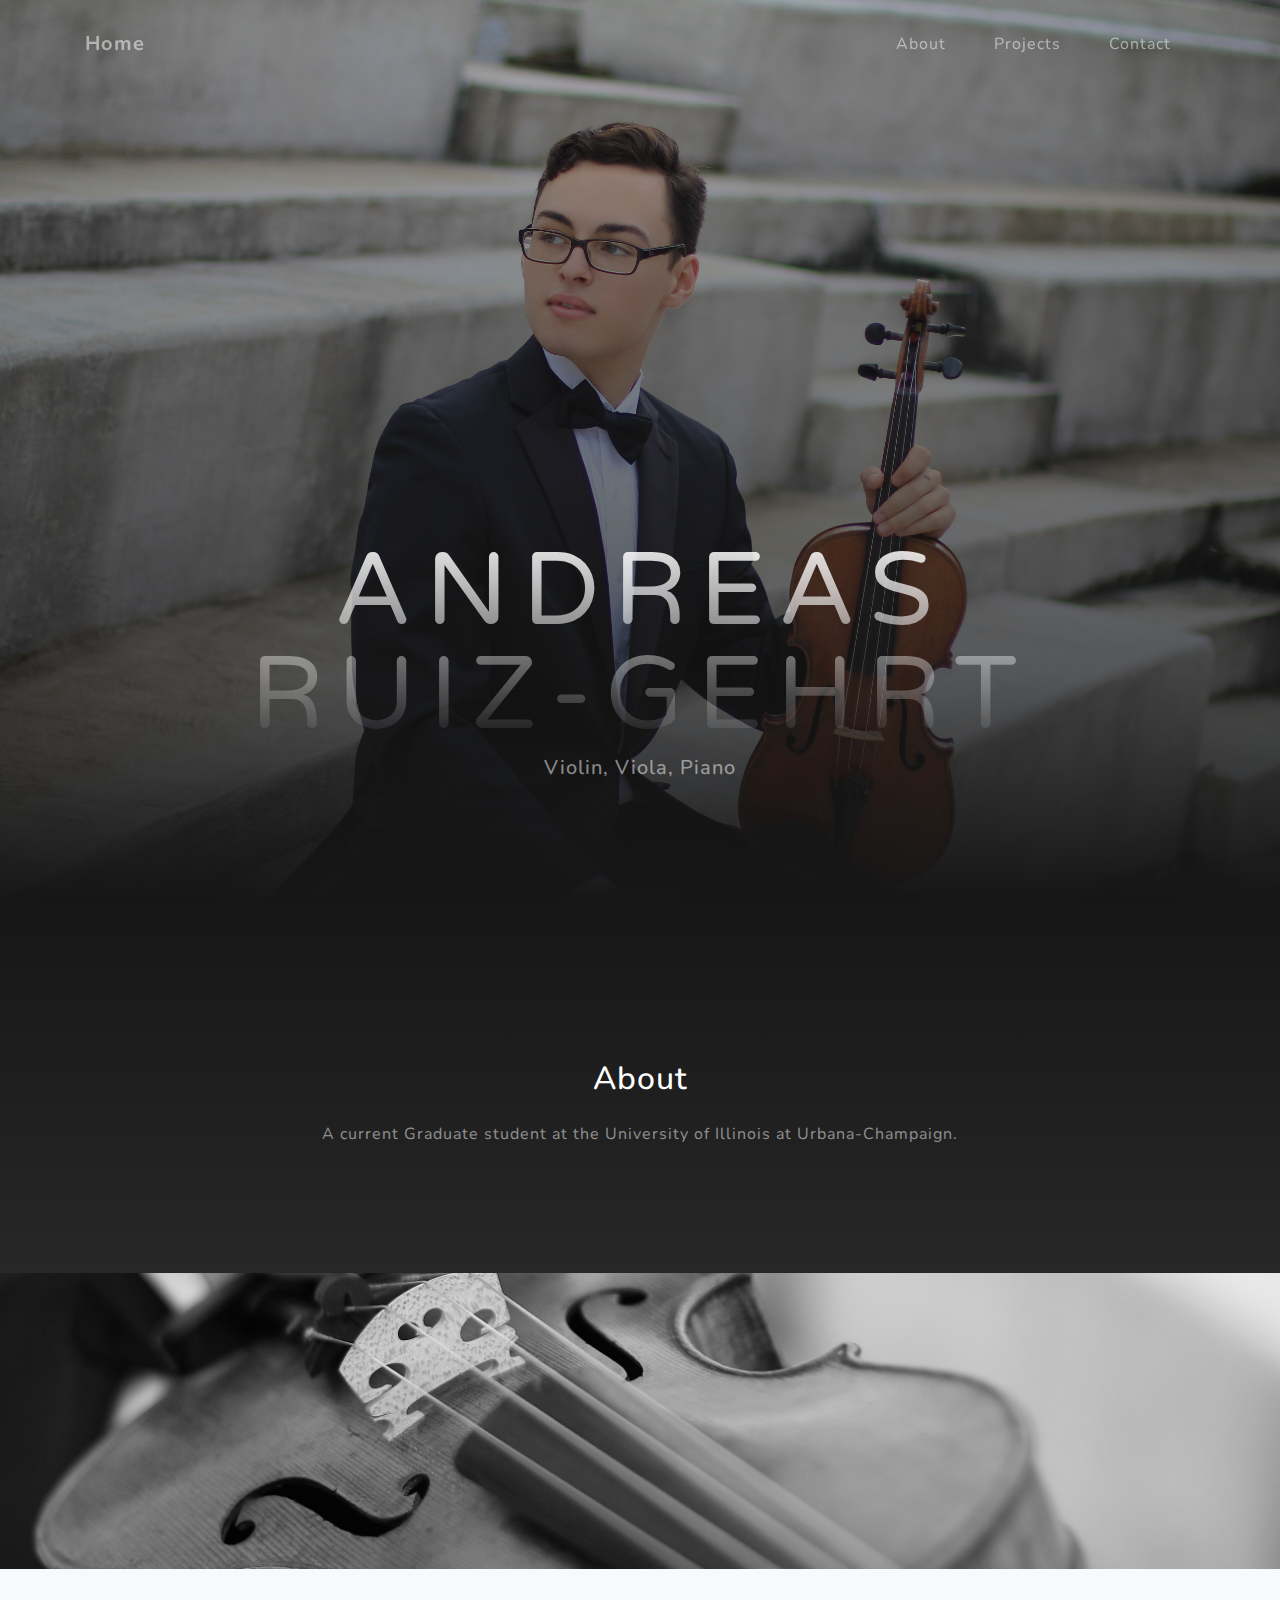
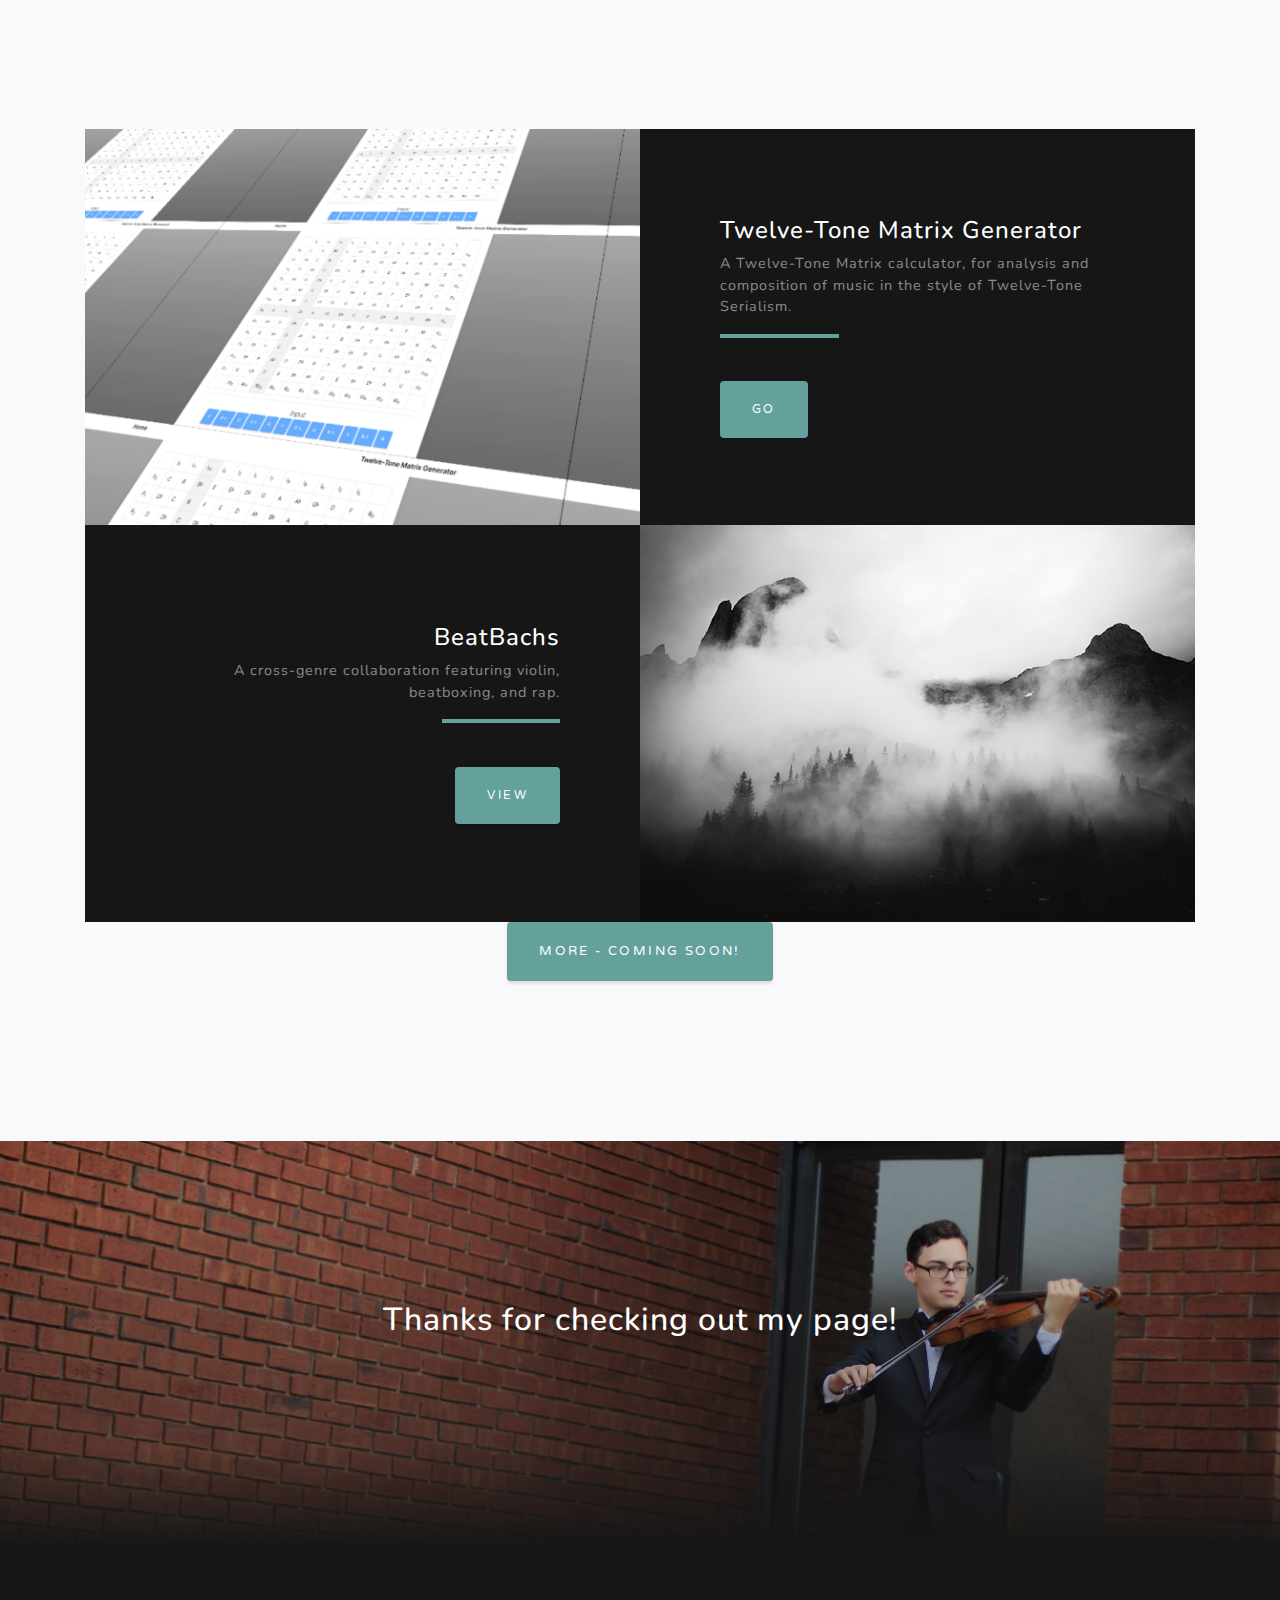
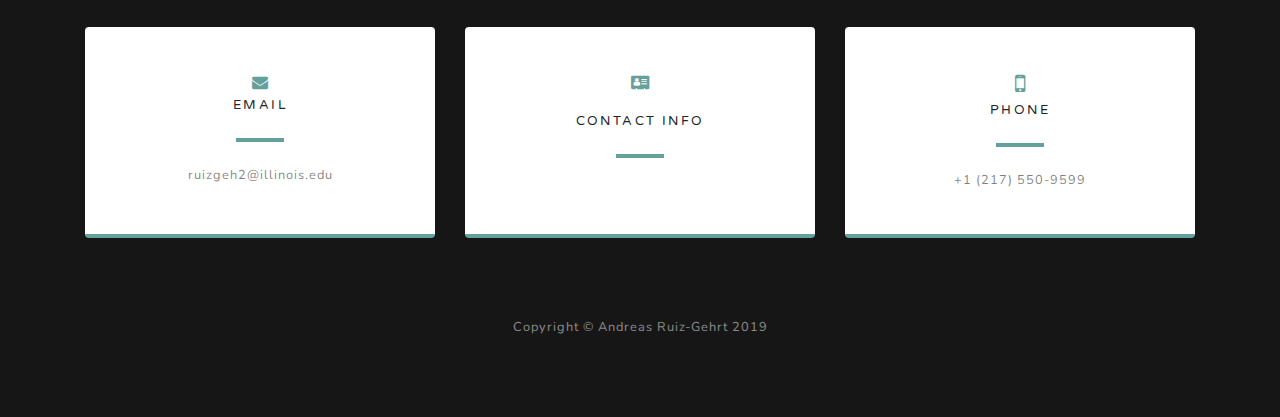
<file: index.html>
<!DOCTYPE html>
<html lang="en">

<head>

  <meta charset="utf-8">
  <meta name="viewport" content="width=device-width, initial-scale=1, shrink-to-fit=no">
  <meta name="description" content="Home Page">
  <meta name="author" content="Andreas Ruiz-Gehrt">

  <title>ARG Music</title>

  <!-- Bootstrap core CSS -->
  <link rel="stylesheet" href="https://stackpath.bootstrapcdn.com/bootstrap/4.3.1/css/bootstrap.min.css" integrity="sha384-ggOyR0iXCbMQv3Xipma34MD+dH/1fQ784/j6cY/iJTQUOhcWr7x9JvoRxT2MZw1T" crossorigin="anonymous">

  <!-- Custom fonts -->
  <link href="https://stackpath.bootstrapcdn.com/font-awesome/4.7.0/css/font-awesome.min.css" rel="stylesheet" integrity="sha384-wvfXpqpZZVQGK6TAh5PVlGOfQNHSoD2xbE+QkPxCAFlNEevoEH3Sl0sibVcOQVnN" crossorigin="anonymous">
  <link href="https://fonts.googleapis.com/css?family=Varela+Round" rel="stylesheet">
  <link href="https://fonts.googleapis.com/css?family=Nunito:200,200i,300,300i,400,400i,600,600i,700,700i,800,800i,900,900i" rel="stylesheet">

  <!-- Custom stylesheet for this page -->
  <link href="css/homepage.min.css" rel="stylesheet">

</head>

<body id="page-top">

  <!-- Navigation -->
  <nav class="navbar navbar-expand-lg navbar-light fixed-top" id="mainNav">
    <div class="container">
      <a class="navbar-brand js-scroll-trigger" href="#page-top">Home</a>
      <button class="navbar-toggler navbar-toggler-right" type="button" data-toggle="collapse" data-target="#navbarResponsive" aria-controls="navbarResponsive" aria-expanded="false" aria-label="Toggle navigation">
        Menu
        <i class="fas fa-bars"></i>
      </button>
      <div class="collapse navbar-collapse" id="navbarResponsive">
        <ul class="navbar-nav ml-auto">
          <li class="nav-item">
            <a class="nav-link js-scroll-trigger" href="#about">About</a>
          </li>
          <!--li class="nav-item">
              <a class="nav-link js-scroll-trigger" href="#page-top">Gallery</a>
          </li-->
          <li class="nav-item">
            <a class="nav-link js-scroll-trigger" href="#projects">Projects</a>
          </li>
          <li class="nav-item">
            <a class="nav-link js-scroll-trigger" href="#signup">Contact</a>
          </li>
        </ul>
      </div>
    </div>
  </nav>

  <!-- Header -->
  <header class="masthead">
      <div class="header-main-text mx-auto">
    <div class="container d-flex h-100 align-items-end">
      <div class="mx-auto mt-5 text-center">
        <h1 class="mx-auto my-0 text-uppercase">Andreas <br /> Ruiz-Gehrt</h1>
        <h2 class="text-white-50 mx-auto mt-2 mb-2">Violin, Viola, Piano</h2>
        <h1> <br /> </h1>
      </div>
    </div>
    </div>
  </header>

  <!-- About Section -->
  <section id="about" class="about-section text-center">
    <div class="container">
      <div class="row">
        <div class="col-lg-8 mx-auto">
          <h2 class="text-white mb-4">About</h2>
          <p class="text-white-50">A current Graduate student at the University of Illinois at Urbana-Champaign. </p>
          <h2> <br /> </h2>
        </div>
      </div>
    </div>
    <img src="img/about-me.jpg" class="img-fluid w-100" alt="A close-up image of a Viola.">
  </section>

  <!-- Projects Section -->
  <section id="projects" class="projects-section bg-light">
    <div class="container">

      <!-- Featured Project Row >
      <div class="row align-items-center no-gutters mb-4 mb-lg-5">
        <div class="col-xl-8 col-lg-7">
          <img class="img-fluid mb-3 mb-lg-0" src="img/bg-masthead.jpg" alt="">
        </div>
        <div class="col-xl-4 col-lg-5">
          <div class="featured-text text-center text-lg-left">
            <h4>Featured Project Header</h4>
            <p class="text-black-50 mb-0">Featured Project Text!</p>
          </div>
        </div>
      </div-->
       
      <!-- Project One Row -->
      <div class="row justify-content-center no-gutters mb-5 mb-lg-0">
        <div class="col-lg-6" id="project-1">
            <img class="img-fluid" src="img/demo-image-02.jpg" style="opacity: 0;" alt="">
        </div>
        <div class="col-lg-6">
          <div class="bg-black text-center h-100 project">
            <div class="d-flex h-100">
              <div class="project-text w-100 my-auto text-center text-lg-left">
                <h4 class="text-white">Twelve-Tone Matrix Generator</h4>
                <p class="mb-0 text-white-50">A Twelve-Tone Matrix calculator, for analysis and composition of music in the style of Twelve-Tone Serialism.</p>
                <hr class="d-none d-lg-block mb-0 ml-0">
                <br /> <br />
                <a href="matrix.html" class="btn btn-primary js-scroll-trigger">Go</a>
              </div>
            </div>
          </div>
        </div>
      </div>

      <!-- Project Two Row -->
      <div class="row justify-content-center no-gutters">
        <div class="col-lg-6">
          <img class="img-fluid" src="img/demo-image-02.jpg" alt="">
        </div>
        <div class="col-lg-6 order-lg-first">
          <div class="bg-black text-center h-100 project">
            <div class="d-flex h-100">
              <div class="project-text w-100 my-auto text-center text-lg-right">
                <h4 class="text-white">BeatBachs</h4>
                <p class="mb-0 text-white-50">A cross-genre collaboration featuring violin, beatboxing, and rap.</p>
                <hr class="d-none d-lg-block mb-0 mr-0">
                <br /> <br />
                <a href="#page-top" class="btn btn-primary js-scroll-trigger">View</a>
              </div>
            </div>
          </div>
        </div>
              <a href="#projects" class="btn btn-primary js-scroll-trigger">More - Coming Soon!</a>
      </div>
      
    </div>
  </section>

  <!-- Signup Section -->
  <section id="signup" class="signup-section">
    <div class="container">
      <div class="row">
        <div class="col-md-10 col-lg-8 mx-auto text-center">

          <!--i class="far fa-paper-plane fa-2x mb-2 text-white"></i-->
          <h2 class="text-white mb-5">Thanks for checking out my page!</h2>

          <!--form class="form-inline d-flex">
            <input type="email" class="form-control flex-fill mr-0 mr-sm-2 mb-3 mb-sm-0" id="inputEmail" placeholder="Enter email address...">
            <button type="submit" class="btn btn-primary mx-auto">Subscribe</button>
          </form-->

        </div>
      </div>
    </div>
  </section>

  <!-- Contact Section -->
  <section class="contact-section bg-black">
    <div class="container">

      <div class="row">

        <div class="col-md-4 mb-3 mb-md-0">
          <div class="card py-4 h-100">
            <div class="card-body text-center">
              <i class="fa fa-envelope text-primary mb-2"></i>
              <h4 class="text-uppercase m-0">Email</h4>
              <hr class="my-4">
              <div class="small text-black-50">ruizgeh2@illinois.edu
              </div>
            </div>
          </div>
        </div>
        
        <div class="col-md-4 mb-3 mb-md-0">
         <div class="card py-4 h-100">
         <div class="card-body text-center">
         <!--hr class="my-4"-->
         <i class="fa fa-address-card text-primary mb-4"></i>
         <h4 class="text-uppercase m-0">Contact Info</h4>
         <hr class="my-4">
         </div>
         </div>
         </div>

        <div class="col-md-4 mb-3 mb-md-0">
          <div class="card py-4 h-100">
            <div class="card-body text-center">
              <i class="fa fa-mobile text-primary mobile-icon mb-2"></i>
              <h4 class="text-uppercase m-0">Phone</h4>
              <hr class="my-4">
              <div class="small text-black-50">+1 (217) 550-9599</div>
            </div>
          </div>
        </div>
      </div>

      <!--div class="social d-flex justify-content-center">
        <a href="#" class="mx-2">
          <i class="fab fa-youtube"></i>
        </a>
        <a href="#" class="mx-2">
          <i class="fab fa-instagram"></i>
        </a>
        <a href="#" class="mx-2">
          <i class="fab fa-github"></i>
        </a>
      </div-->

    </div>
  </section>

  <!-- Footer -->
  <footer class="bg-black small text-center text-white-50">
    <div class="container">
      Copyright &copy; Andreas Ruiz-Gehrt 2019
    </div>
  </footer>

  <!-- Bootstrap core JavaScript -->
  <script src="https://code.jquery.com/jquery-3.4.1.min.js" integrity="sha256-CSXorXvZcTkaix6Yvo6HppcZGetbYMGWSFlBw8HfCJo=" crossorigin="anonymous"></script>
  <script src="https://stackpath.bootstrapcdn.com/bootstrap/4.3.1/js/bootstrap.min.js" integrity="sha384-JjSmVgyd0p3pXB1rRibZUAYoIIy6OrQ6VrjIEaFf/nJGzIxFDsf4x0xIM+B07jRM" crossorigin="anonymous"></script>

  <!-- Plugin JavaScript -->
  <script src="js/jquery-easing/jquery.easing.min.js"></script>

  <!-- Custom scripts for this page -->
  <script src="js/grayscale.min.js"></script>

</body>

</html>
</file>
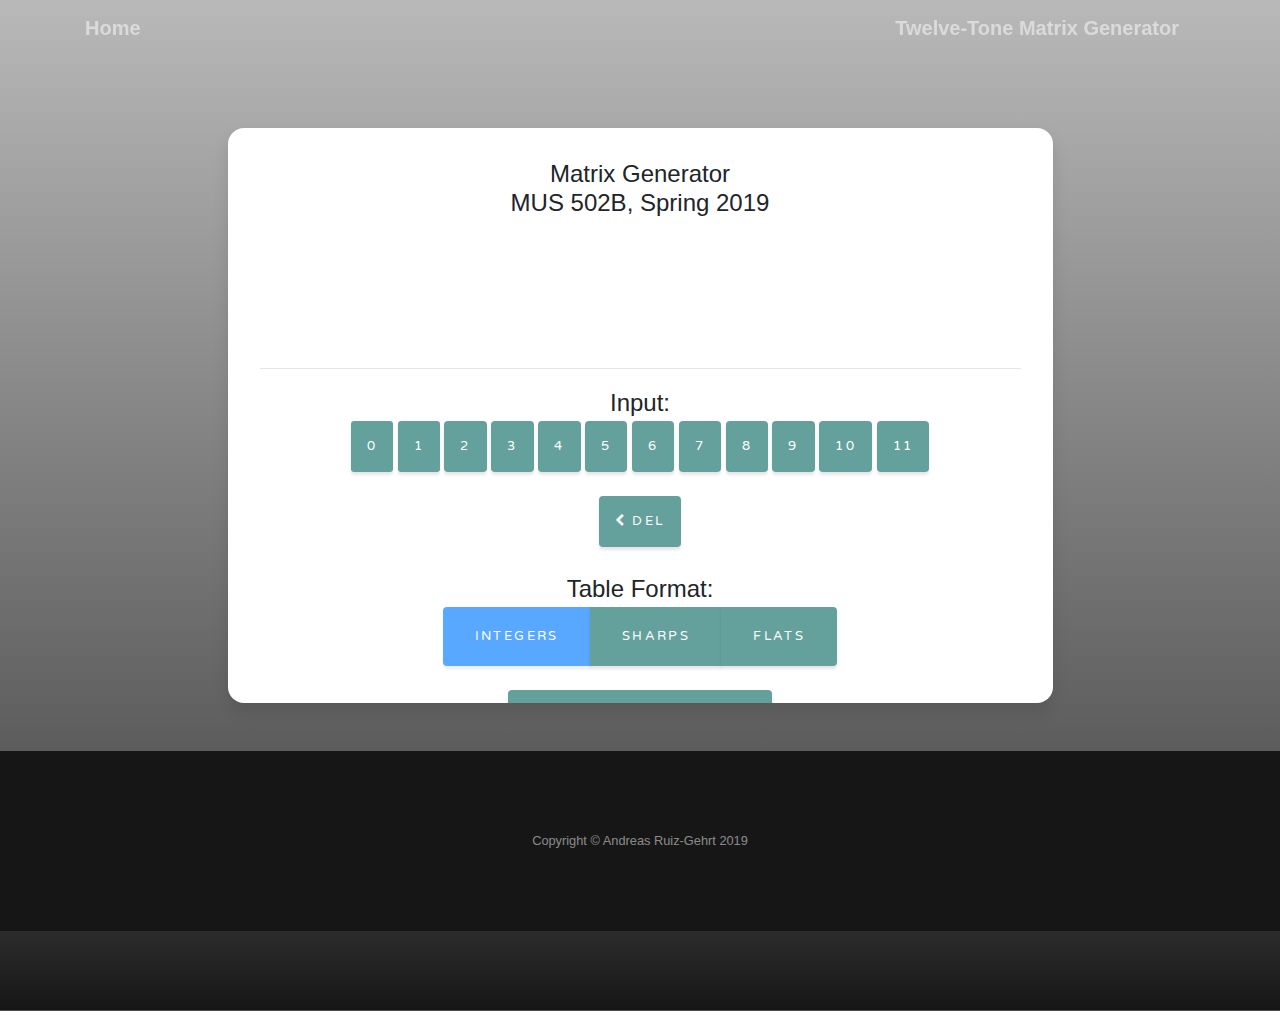
<file: matrix.html>
<!DOCTYPE html>
<html lang="en">
    
    <head>
        
        <meta charset="utf-8">
            <meta name="viewport" content="width=device-width, initial-scale=1, shrink-to-fit=no">
                <meta name="description" content="This matrix calculator generates a Twelve-Tone Matrix, for analysis and composition of music in the style of Twelve-Tone serialism. (Created as a project for MUS 502B - Post Tonal Theory)">
                    <meta name="author" content="Andreas Ruiz-Gehrt">
                        
                        <title>Twelve-Tone Matrix Generator</title>
                        
                        <!-- Bootstrap core CSS -->
                        <link rel="stylesheet" href="https://stackpath.bootstrapcdn.com/bootstrap/4.3.1/css/bootstrap.min.css" integrity="sha384-ggOyR0iXCbMQv3Xipma34MD+dH/1fQ784/j6cY/iJTQUOhcWr7x9JvoRxT2MZw1T" crossorigin="anonymous">
                            
                            <!-- Custom fonts -->
                            <link href="https://stackpath.bootstrapcdn.com/font-awesome/4.7.0/css/font-awesome.min.css" rel="stylesheet" integrity="sha384-wvfXpqpZZVQGK6TAh5PVlGOfQNHSoD2xbE+QkPxCAFlNEevoEH3Sl0sibVcOQVnN" crossorigin="anonymous">
                                <link href="https://fonts.googleapis.com/css?family=Varela+Round" rel="stylesheet">
                                    <link href="https://fonts.googleapis.com/css?family=Nunito:200,200i,300,300i,400,400i,600,600i,700,700i,800,800i,900,900i" rel="stylesheet">
                                        
                                        <!-- Custom Stylesheet for this page -->
                                        <link href="css/matrix.min.css" rel="stylesheet">
                                            
    </head>
    
    <body id="page-top">
        
        <!-- Navigation -->
        <nav class="navbar navbar-expand-lg navbar-light fixed-top" id="mainNav">
            <div class="container">
                <a class="navbar-brand js-scroll-trigger" href="index.html">Home</a>
                <a class="navbar-brand js-scroll-trigger" href="#page-top">Twelve-Tone Matrix Generator</a>
        </nav>
        
        <!-- Header -->
            <div class="container">
                <div class="row">
                    <div class="col-lg-10 col-xl-9 mx-auto">
                        <div class="card card-signin flex-row my-5">
                            <div class="card-body">
                                <h5 class="card-title text-center" id="title-main">Matrix Generator <br /> MUS 502B, Spring 2019</h5>
                                <table id="table" class="table table-bordered hover-highlight"></table>

                                <hr />
                                
                                <div class="table-input">
                                    <div class="text-center">
                                        <text class="card-title">Input:</text>
                                        <br />
                                        <button type="button" class="btn btn-primary btn-sm" id="input-0" onclick="pitchBtn(0)">0</button>
                                        <button type="button" class="btn btn-primary btn-sm" id="input-1" onclick="pitchBtn(1)">1</button>
                                        <button type="button" class="btn btn-primary bt-sm" id="input-2" onclick="pitchBtn(2)">2</button>
                                        <button type="button" class="btn btn-primary bt-sm" id="input-3" onclick="pitchBtn(3)">3</button>
                                        <button type="button" class="btn btn-primary bt-sm" id="input-4" onclick="pitchBtn(4)">4</button>
                                        <button type="button" class="btn btn-primary bt-sm" id="input-5" onclick="pitchBtn(5)">5</button>
                                        <button type="button" class="btn btn-primary bt-sm" id="input-6" onclick="pitchBtn(6)">6</button>
                                        <button type="button" class="btn btn-primary bt-sm" id="input-7" onclick="pitchBtn(7)">7</button>
                                        <button type="button" class="btn btn-primary bt-sm" id="input-8" onclick="pitchBtn(8)">8</button>
                                        <button type="button" class="btn btn-primary bt-sm" id="input-9" onclick="pitchBtn(9)">9</button>
                                        <button type="button" class="btn btn-primary bt-sm" id="input-10" onclick="pitchBtn(10)">10</button>
                                        <button type="button" class="btn btn-primary bt-sm" id="input-11" onclick="pitchBtn(11)">11</button>
                                        <br/> <br/>
                                        <button type="button" class="btn btn-primary bt-lg" id="del-pitch-btn" onclick="delPitch()"><i class="fa fa-chevron-left"></i> Del</button>
                                    </div>
                                </div>
                                
                                <br />
                                
                                <div class="text-center">
                                    <text class="card-title">Table Format:</text>
                                    <br />
                                    <div class="btn-group" role="group" aria-label="Table Format Options">
                                        <button type="button" class="btn btn-primary" id="state-btn-integers" onclick="stateChange('integers')" disabled>Integers</button>
                                        <button type="button" class="btn btn-primary" id="state-btn-sharps" onclick="stateChange('sharps')">Sharps</button>
                                        <button type="button" class="btn btn-primary" id="state-btn-flats" onclick="stateChange('flats')">Flats</button>
                                    </div>
                                    <br/> <br/>
                                    <button type="button" class="btn btn-primary bt-lg" id="fixed-do-btn" onclick="fixedDoConvert()">Convert to Fixed-Do</button>
                                    <button type="button" class="btn btn-primary bt-lg" id="fixed-do-btn-undo" onclick="fixedDoConvertUndo()" hidden>Undo</button>
                                </div>
                                <br />
                            </div>
                        </div>
                    </div>
                </div>
            </div>

        <!-- Footer -->
        <footer class="bg-black small text-center text-white-50">
            <div class="container">
                Copyright &copy; Andreas Ruiz-Gehrt 2019
            </div>
        </footer>
        
        <!-- Bootstrap core JavaScript -->
        <script src="https://code.jquery.com/jquery-3.4.1.min.js" integrity="sha256-CSXorXvZcTkaix6Yvo6HppcZGetbYMGWSFlBw8HfCJo=" crossorigin="anonymous"></script>
        <script src="https://stackpath.bootstrapcdn.com/bootstrap/4.3.1/js/bootstrap.min.js" integrity="sha384-JjSmVgyd0p3pXB1rRibZUAYoIIy6OrQ6VrjIEaFf/nJGzIxFDsf4x0xIM+B07jRM" crossorigin="anonymous"></script>
        
        <!-- Plugin JavaScript -->
        <script src="js/jquery-easing/jquery.easing.js"></script>
        
        <!-- Custom script for page layout -->
        <script src="js/grayscale.js"></script>
        
        <!-- Custom script for application (matrix generator) -->
        <script src="js/matrix.js"></script>
        
    </body>
    
</html>
</file>
<file: css/homepage.min.css>
/*!
 * Start Bootstrap - Grayscale v5.0.6 (https://startbootstrap.com/template-overviews/grayscale)
 * Copyright 2013-2019 Start Bootstrap
 * Licensed under MIT (https://github.com/BlackrockDigital/startbootstrap-grayscale/blob/master/LICENSE)
 */#mainNav{min-height:56px;background-color:#fff}#mainNav .navbar-toggler{font-size:80%;padding:.75rem;color:#64a19d;border:1px solid #64a19d}#mainNav .navbar-toggler:focus{outline:0}#mainNav .navbar-brand{color:#161616;font-weight:700;padding:.9rem 0}#mainNav .navbar-nav .nav-item:hover{color:fade(white,80%);outline:0;background-color:transparent}#mainNav .navbar-nav .nav-item:active,#mainNav .navbar-nav .nav-item:focus{outline:0;background-color:transparent}@media (min-width:992px){#mainNav{padding-top:0;padding-bottom:0;border-bottom:none;background-color:transparent;-webkit-transition:background-color .3s ease-in-out;transition:background-color .3s ease-in-out}#mainNav .navbar-brand{padding:.5rem 0;color:rgba(255,255,255,.5)}#mainNav .nav-link{-webkit-transition:none;transition:none;padding:2rem 1.5rem;color:rgba(255,255,255,.5)}#mainNav .nav-link:hover{color:rgba(255,255,255,.75)}#mainNav .nav-link:active{color:#fff}#mainNav.navbar-shrink{background-color:#fff}#mainNav.navbar-shrink .navbar-brand{color:#161616}#mainNav.navbar-shrink .nav-link{color:#161616;padding:1.5rem 1.5rem 1.25rem;border-bottom:.25rem solid transparent}#mainNav.navbar-shrink .nav-link:hover{color:#64a19d}#mainNav.navbar-shrink .nav-link:active{color:#467370}#mainNav.navbar-shrink .nav-link.active{color:#64a19d;outline:0;border-bottom:.25rem solid #64a19d}}.masthead{position:relative;width:100%;height:auto;min-height:35rem;padding:15rem 0;background:-webkit-gradient(linear,left top,left bottom,from(rgba(22,22,22,.3)),color-stop(75%,rgba(22,22,22,.7)),to(#161616)),url(../img/home-header-image.jpg);background:linear-gradient(to bottom,rgba(22,22,22,.3) 0,rgba(22,22,22,.7) 75%,#161616 100%),url(../img/home-header-image.jpg);background-position:center;background-repeat:no-repeat;background-attachment:scroll;background-size:cover}.header-main-text{position:absolute;margin-left:auto;margin-right:auto;left:0;right:0;bottom:0;}.masthead h1{font-family:'Varela Round';font-size:2.5rem;line-height:2.5rem;letter-spacing:.8rem;background:-webkit-linear-gradient(rgba(255,255,255,.9),rgba(255,255,255,0));-webkit-text-fill-color:transparent;-webkit-background-clip:text}.masthead h2{max-width:20rem;font-size:1rem}@media (min-width:768px){.masthead h1{font-size:4rem;line-height:4rem}}@media (min-width:992px){.masthead{height:100vh;padding:0}.masthead h1{font-size:6.5rem;line-height:6.5rem;letter-spacing:.8rem}.masthead h2{max-width:30rem;font-size:1.25rem}}.btn{-webkit-box-shadow:0 .1875rem .1875rem 0 rgba(0,0,0,.1)!important;box-shadow:0 .1875rem .1875rem 0 rgba(0,0,0,.1)!important;padding:1.25rem 2rem;font-family:'Varela Round';font-size:80%;text-transform:uppercase;letter-spacing:.15rem;border:0}.btn-primary{background-color:#64a19d}.btn-primary:hover{background-color:#4f837f}.btn-primary:focus{background-color:#4f837f;color:#fff}.btn-primary:active{background-color:#467370!important}.about-section{padding-top:10rem;background:-webkit-gradient(linear,left top,left bottom,from(#161616),color-stop(75%,rgba(22,22,22,.9)),to(rgba(22,22,22,.8)));background:linear-gradient(to bottom,#161616 0,rgba(22,22,22,.9) 75%,rgba(22,22,22,.8) 100%)}.about-section p{margin-bottom:5rem}.projects-section{padding:10rem 0}.projects-section .featured-text{padding:2rem}@media (min-width:992px){.projects-section .featured-text{padding:0 0 0 2rem;border-left:.5rem solid #64a19d}}.projects-section .project-text{padding:3rem;font-size:90%}@media (min-width:992px){.projects-section .project-text{padding:5rem}.projects-section .project-text hr{border-color:#64a19d;border-width:.25rem;width:30%}}#project-1{background-image:url("../img/matrix-photo-1.png");background-position:center;background-repeat:no-repeat;background-attachment:scroll;background-size:cover;}.signup-section{padding:10rem 0;background:-webkit-gradient(linear,left top,left bottom,from(rgba(22,22,22,.1)),color-stop(75%,rgba(22,22,22,.5)),to(#161616)),url(../img/home-footer-image.jpg);background:linear-gradient(to bottom,rgba(22,22,22,.1) 0,rgba(22,22,22,.5) 75%,#161616 100%),url(../img/home-footer-image.jpg);background-position:center;background-position-y:30%;background-repeat:no-repeat;background-attachment:scroll;background-size:cover}.signup-section .form-inline input{-webkit-box-shadow:0 .1875rem .1875rem 0 rgba(0,0,0,.1)!important;box-shadow:0 .1875rem .1875rem 0 rgba(0,0,0,.1)!important;padding:1.25rem 2rem;height:auto;font-family:'Varela Round';font-size:80%;text-transform:uppercase;letter-spacing:.15rem;border:0}.contact-section{padding:5rem 0 0}.contact-section .card{border:0;border-bottom:.25rem solid #64a19d}.contact-section .card h4{font-size:.8rem;font-family:'Varela Round';text-transform:uppercase;letter-spacing:.15rem}.contact-section .card hr{border-color:#64a19d;border-width:.25rem;width:3rem}.contact-section .social{margin-top:5rem}.contact-section .social a{text-align:center;height:3rem;width:3rem;background:rgba(255,255,255,.1);border-radius:100%;line-height:3rem;color:rgba(255,255,255,.3)}.contact-section .social a:hover{color:rgba(255,255,255,.5)}.contact-section .social a:active{color:#fff}body{font-family:Nunito;letter-spacing:.0625em}a{color:#64a19d}a:focus,a:hover{text-decoration:none;color:#3c6360}.bg-black{background-color:#161616!important}.bg-primary{background-color:#64a19d!important}.text-primary{color:#64a19d!important}.mobile-icon{font-size:1.5rem;}footer{padding:5rem 0;}
</file>
<file: css/matrix.min.css>
/*!
 * From:
 * Start Bootstrap - Grayscale v5.0.6 (https://startbootstrap.com/template-overviews/grayscale)
 * Copyright 2013-2019 Start Bootstrap
 * Licensed under MIT (https://github.com/BlackrockDigital/startbootstrap-grayscale/blob/master/LICENSE)
 */#mainNav{min-height:56px;background-color:#fff}#mainNav .navbar-toggler{font-size:80%;padding:.75rem;color:#64a19d;border:1px solid #64a19d}#mainNav .navbar-toggler:focus{outline:0}#mainNav .navbar-brand{color:#161616;font-weight:700;padding:.9rem 0}#mainNav .navbar-nav .nav-item:hover{color:fade(white,80%);outline:0;background-color:transparent}#mainNav .navbar-nav .nav-item:active,#mainNav .navbar-nav .nav-item:focus{outline:0;background-color:transparent}@media (min-width:992px){#mainNav{padding-top:0;padding-bottom:0;border-bottom:none;background-color:transparent;-webkit-transition:background-color .3s ease-in-out;transition:background-color .3s ease-in-out}#mainNav .navbar-brand{padding:.5rem 0;color:rgba(255,255,255,.5)}#mainNav .nav-link{-webkit-transition:none;transition:none;padding:2rem 1.5rem;color:rgba(255,255,255,.5)}#mainNav .nav-link:hover{color:rgba(255,255,255,.75)}#mainNav .nav-link:active{color:#fff}#mainNav.navbar-shrink{background-color:#fff}#mainNav.navbar-shrink .navbar-brand{color:#161616}#mainNav.navbar-shrink .nav-link{color:#161616;padding:1.5rem 1.5rem 1.25rem;border-bottom:.25rem solid transparent}#mainNav.navbar-shrink .nav-link:hover{color:#64a19d}#mainNav.navbar-shrink .nav-link:active{color:#467370}#mainNav.navbar-shrink .nav-link.active{color:#64a19d;outline:0;border-bottom:.25rem solid #64a19d}}.masthead{position:relative;width:100%;height:auto;min-height:35rem;padding:15rem 0;background:-webkit-gradient(linear,left top,left bottom,from(rgba(22,22,22,.3)),color-stop(75%,rgba(22,22,22,.7)),to(#161616));background:linear-gradient(to bottom,rgba(22,22,22,.3) 0,rgba(22,22,22,.7) 75%,#161616 100%);background-position:center;background-repeat:no-repeat;background-attachment:scroll;background-size:cover}.masthead h1{font-family:'Varela Round';font-size:2.5rem;line-height:2.5rem;letter-spacing:.8rem;background:-webkit-linear-gradient(rgba(255,255,255,.9),rgba(255,255,255,0));-webkit-text-fill-color:transparent;-webkit-background-clip:text}.masthead h2{max-width:20rem;font-size:1rem}@media (min-width:768px){.masthead h1{font-size:4rem;line-height:4rem}}@media (min-width:992px){.masthead{height:100vh;padding:0}.masthead h1{font-size:6.5rem;line-height:6.5rem;letter-spacing:.8rem}.masthead h2{max-width:30rem;font-size:1.25rem}}.btn{-webkit-box-shadow:0 .1875rem .1875rem 0 rgba(0,0,0,.1)!important;box-shadow:0 .1875rem .1875rem 0 rgba(0,0,0,.1)!important;padding:1.25rem 2rem;font-family:'Varela Round';font-size:80%;text-transform:uppercase;letter-spacing:.15rem;border:0}.btn-primary{background-color:#64a19d}.btn-primary:hover{background-color:#4f837f}.btn-primary:focus{background-color:#4f837f;color:#fff}.btn-primary:active{background-color:#467370!important}:root{--input-padding-x:1.5rem;--input-padding-y:.75rem;}body{position:relative;width:100%;height:auto;min-height:35rem;padding:5rem 0;background:-webkit-gradient(linear,left top,left bottom,from(rgba(22,22,22,0.3)),color-stop(75%,rgba(22,22,22,0.7)),to(#161616));background:linear-gradient(to bottom,rgba(22,22,22,0.3)0%,rgba(22,22,22,0.7)75%,#161616 100%);background-position:center;background-repeat:no-repeat;background-attachment:scroll;background-size:cover;}.card-signin{border:0;border-radius:1rem;box-shadow:0 0.5rem 1rem 0 rgba(0,0,0,0.1);overflow:auto;}.card-signin .card-title{margin-bottom:2rem;font-weight:300;font-size:1.5rem;}.card-signin .card-body{padding:2rem;}table{table-layout:fixed;width:50%;height:20%;}td{max-width:0;text-align:left;overflow:hidden;text-overflow:ellipsis;white-space:nowrap;}.table-input .btn{padding:1rem;}.hover{background:#f2f2f2;}a{color:#64a19d}a:focus,a:hover{text-decoration:none;color:#3c6360}.bg-black{background-color:#161616!important}.bg-primary{background-color:#64a19d!important}.text-primary{color:#64a19d!important}footer{padding:5rem 0}
</file>
